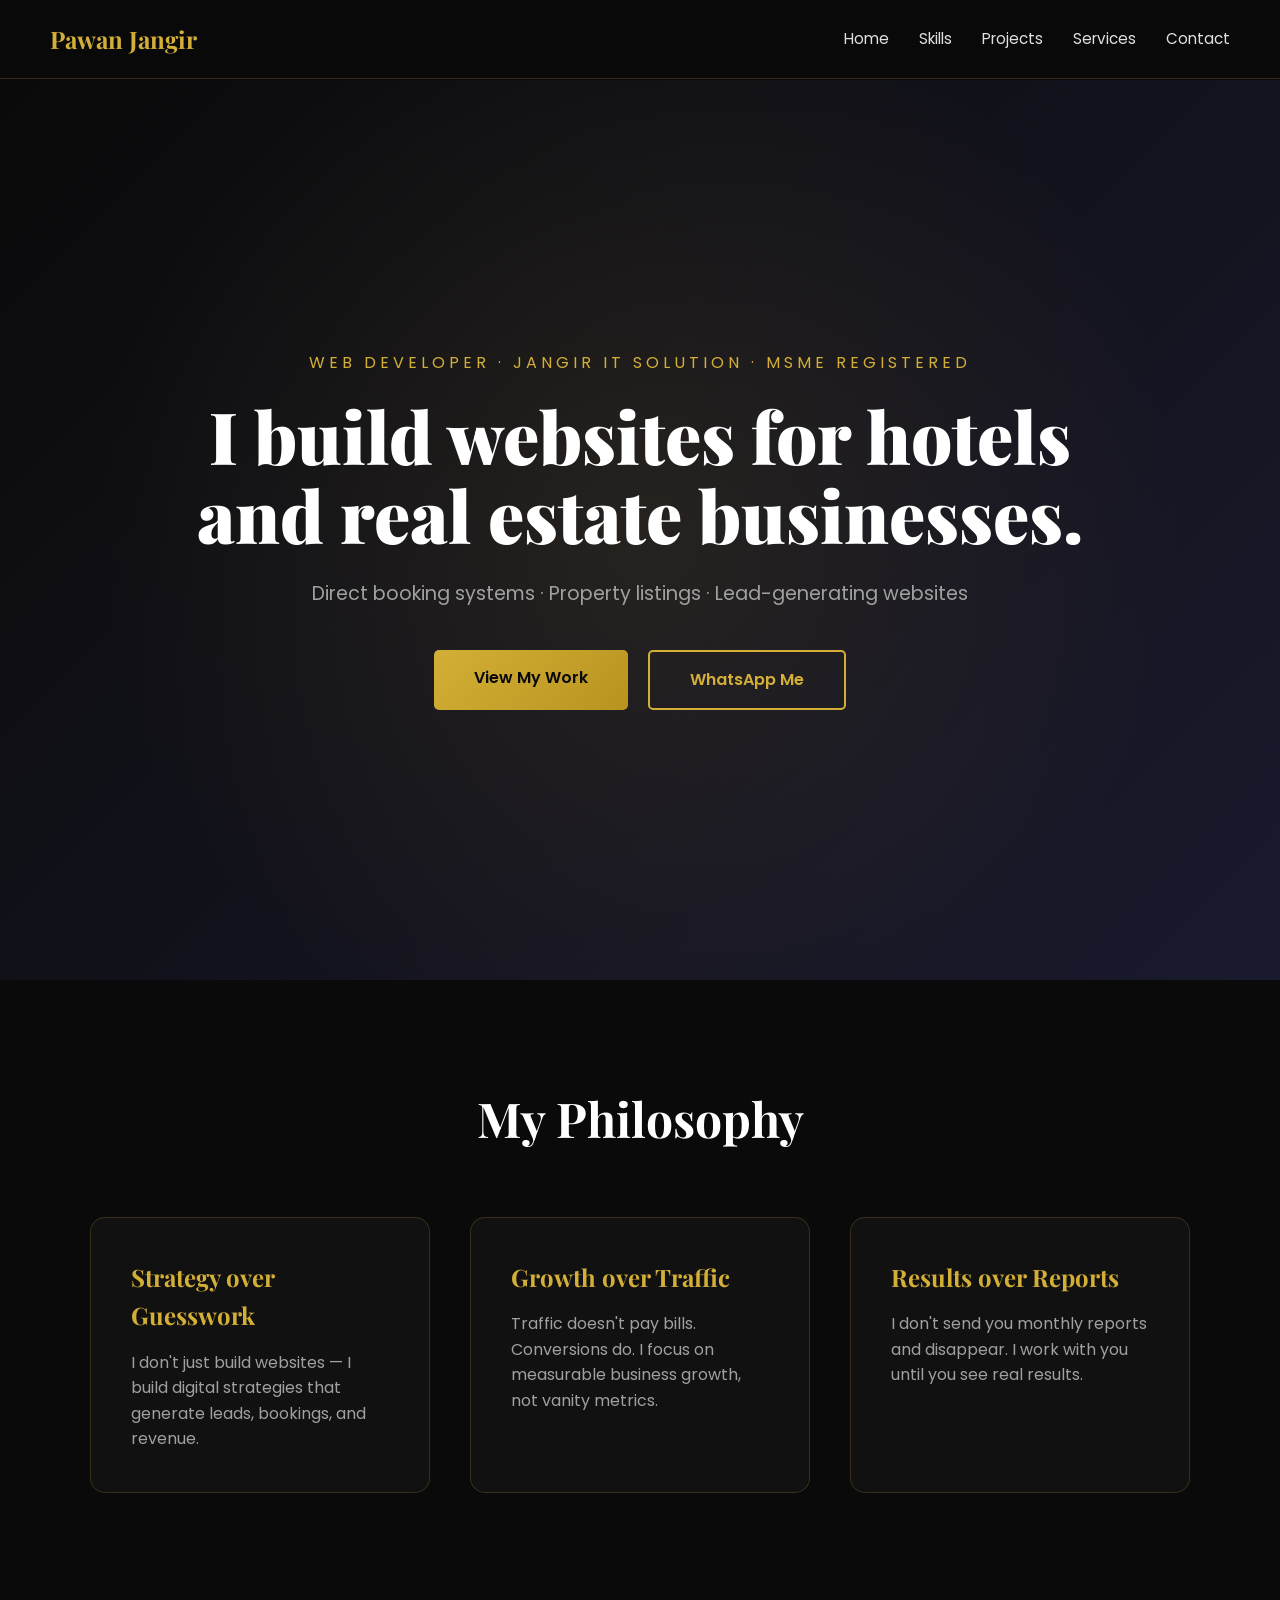
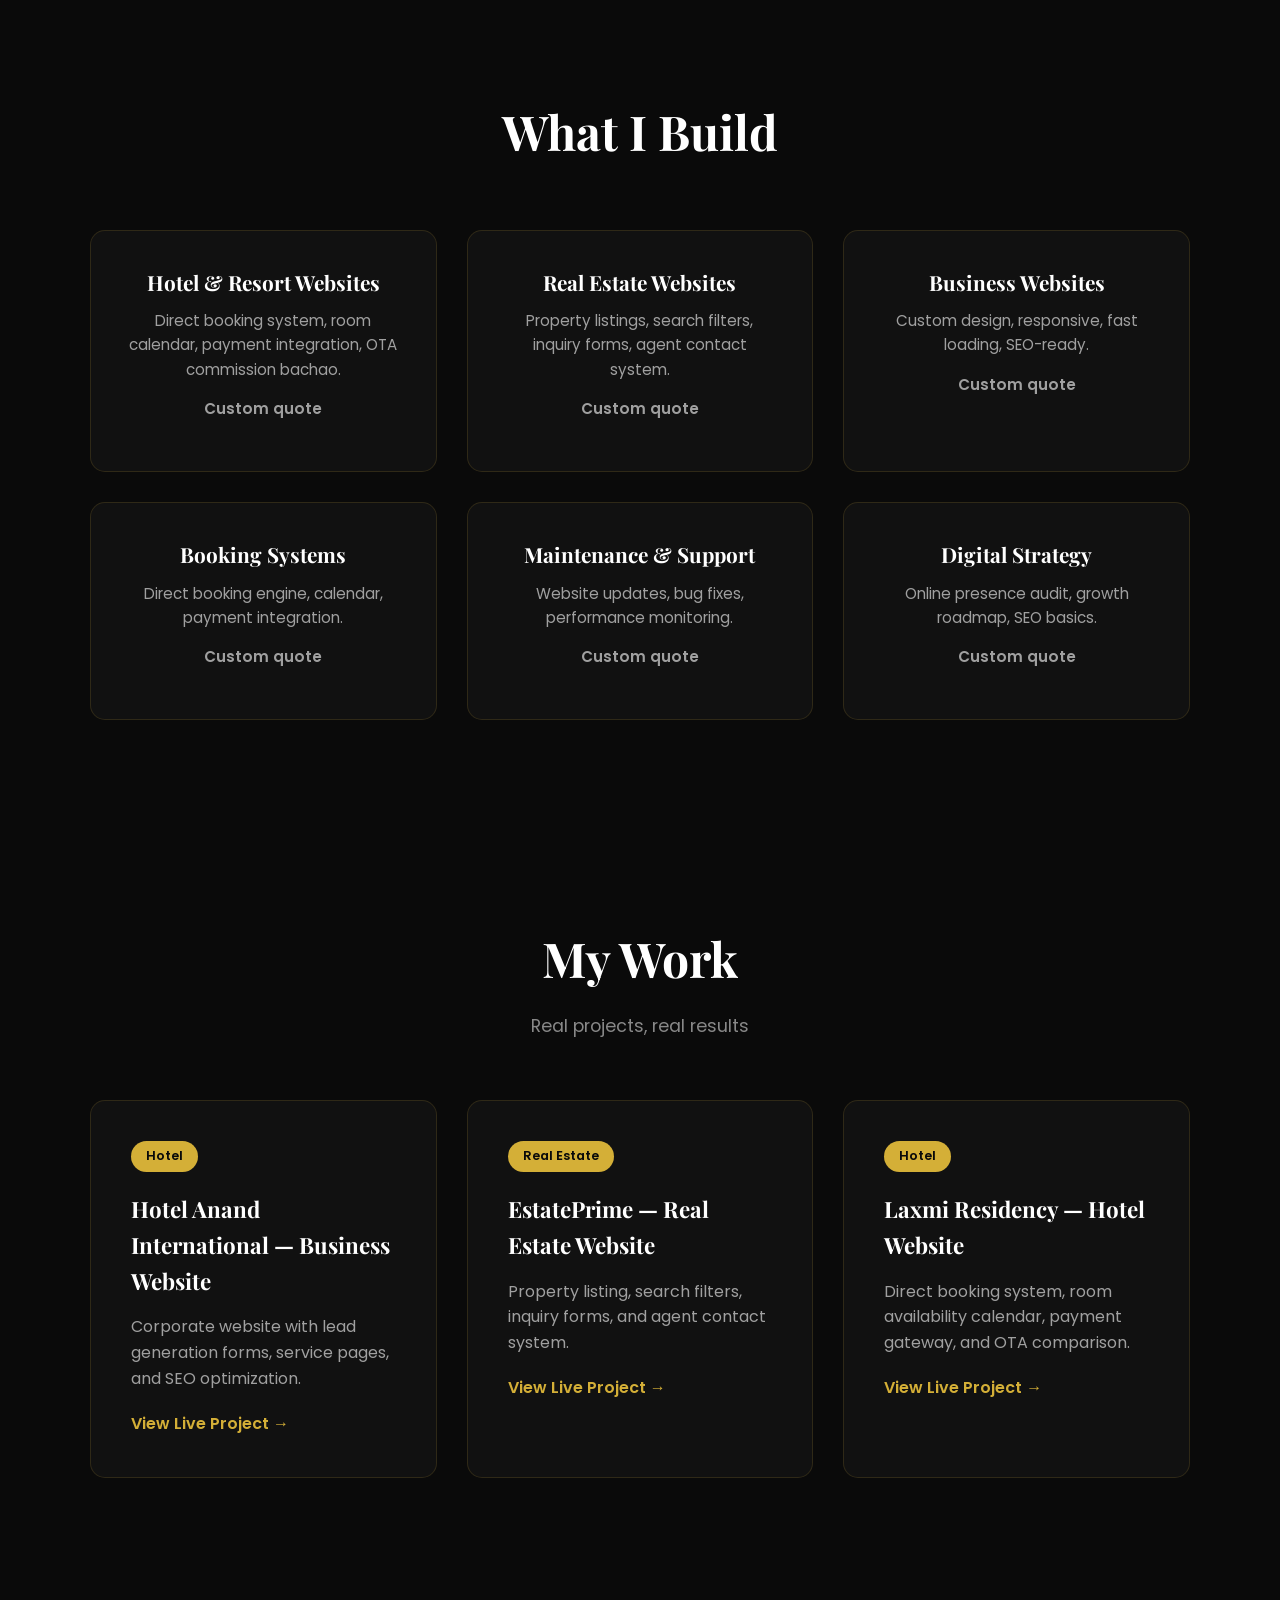
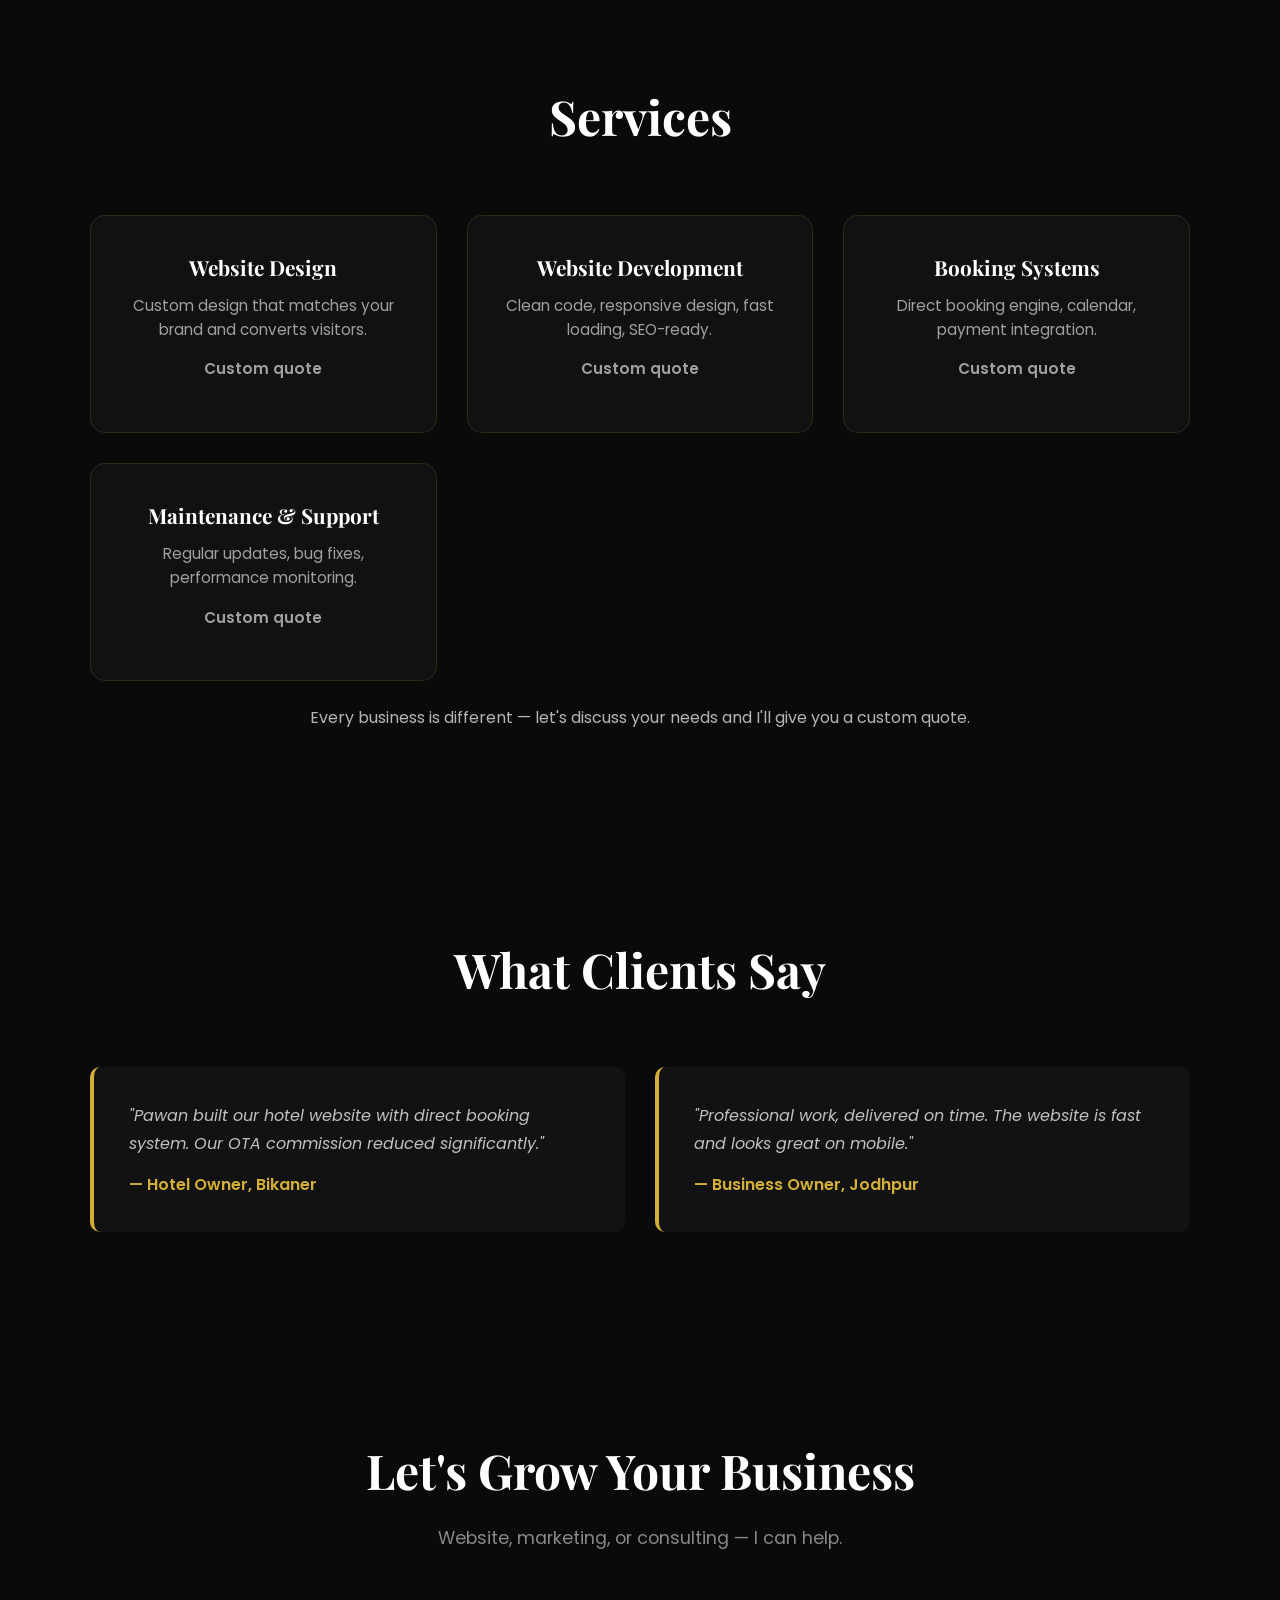
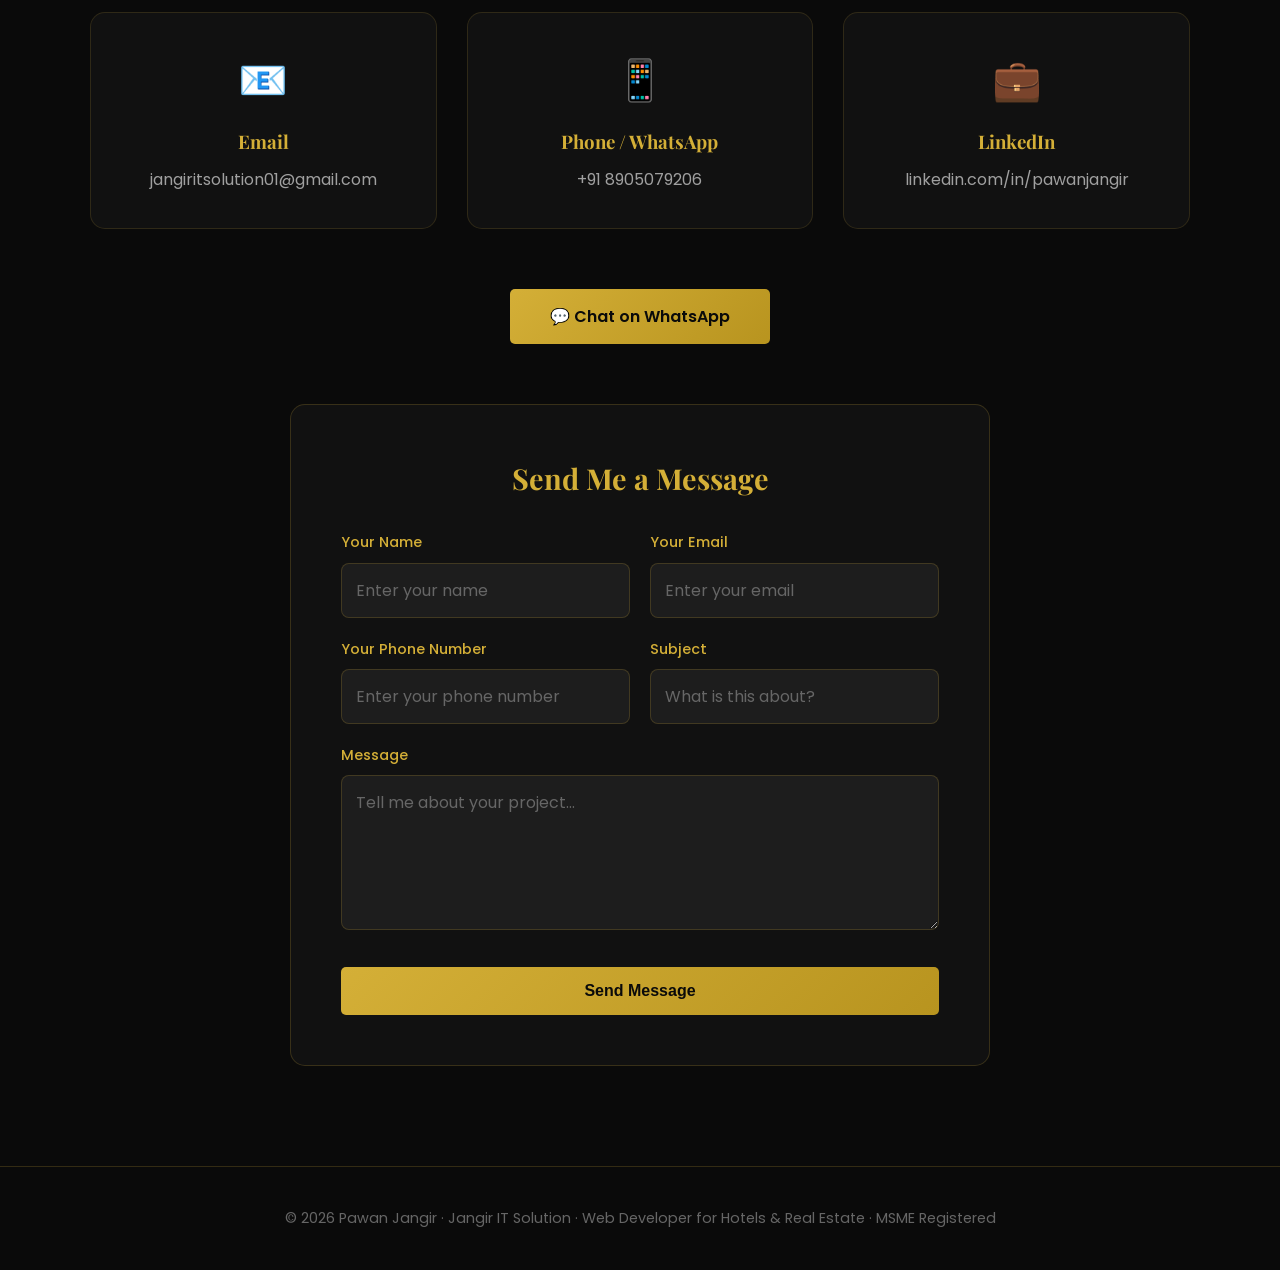
<file: index.html>
<!DOCTYPE html>
<html lang="en">

<head>
    <meta charset="UTF-8">
    <meta name="viewport" content="width=device-width, initial-scale=1.0">
    <title>Pawan Jangir — Web Developer for Hotels & Real Estate</title>
    <link rel="stylesheet" href="style.css">
    <link
        href="https://fonts.googleapis.com/css2?family=Playfair+Display:wght@400;700;900&family=Poppins:wght@300;400;500;600;700&display=swap"
        rel="stylesheet">
</head>

<body>

    <!-- Navbar -->
    <nav class="navbar">
        <div class="logo">Pawan Jangir</div>
        <ul class="nav-links">
            <li><a href="#home">Home</a></li>
            <li><a href="#skills">Skills</a></li>
            <li><a href="#projects">Projects</a></li>
            <li><a href="#services">Services</a></li>
            <li><a href="#contact">Contact</a></li>
        </ul>
    </nav>

    <!-- Hero -->
    <section class="hero" id="home">
        <div class="hero-overlay"></div>
        <div class="hero-content">
            <p class="hero-sub">Web Developer · Jangir IT Solution · MSME Registered</p>
            <h1>I build websites for hotels<br>and real estate businesses.</h1>
            <p class="hero-tag">Direct booking systems · Property listings · Lead-generating websites</p>
            <div class="hero-buttons">
                <a href="#projects" class="btn-gold">View My Work</a>
                <a href="https://wa.me/918905079206?text=Hi%20Pawan%2C%20I%20need%20a%20website%20for%20my%20business"
                    class="btn-outline">WhatsApp Me</a>
            </div>
        </div>
    </section>

    <!-- Philosophy -->
    <section class="philosophy-section">
        <h2 class="section-title">My Philosophy</h2>
        <div class="philosophy-grid">
            <div class="philosophy-card">
                <h3>Strategy over Guesswork</h3>
                <p>I don't just build websites — I build digital strategies that generate leads, bookings, and revenue.
                </p>
            </div>
            <div class="philosophy-card">
                <h3>Growth over Traffic</h3>
                <p>Traffic doesn't pay bills. Conversions do. I focus on measurable business growth, not vanity metrics.
                </p>
            </div>
            <div class="philosophy-card">
                <h3>Results over Reports</h3>
                <p>I don't send you monthly reports and disappear. I work with you until you see real results.</p>
            </div>
        </div>
    </section>

    <!-- Skills -->
    <section class="skills-section" id="skills">
        <h2 class="section-title">What I Build</h2>
        <div class="skills-grid">
            <div class="service-card">
                <h3>Hotel & Resort Websites</h3>
                <p>Direct booking system, room calendar, payment integration, OTA commission bachao.</p>
                <p class="price-tag">Custom quote</p>
            </div>
            <div class="service-card">
                <h3>Real Estate Websites</h3>
                <p>Property listings, search filters, inquiry forms, agent contact system.</p>
                <p class="price-tag">Custom quote</p>
            </div>
            <div class="service-card">
                <h3>Business Websites</h3>
                <p>Custom design, responsive, fast loading, SEO-ready.</p>
                <p class="price-tag">Custom quote</p>
            </div>
            <div class="service-card">
                <h3>Booking Systems</h3>
                <p>Direct booking engine, calendar, payment integration.</p>
                <p class="price-tag">Custom quote</p>
            </div>
            <div class="service-card">
                <h3>Maintenance & Support</h3>
                <p>Website updates, bug fixes, performance monitoring.</p>
                <p class="price-tag">Custom quote</p>
            </div>
            <div class="service-card">
                <h3>Digital Strategy</h3>
                <p>Online presence audit, growth roadmap, SEO basics.</p>
                <p class="price-tag">Custom quote</p>
            </div>
        </div>
    </section>

    <!-- Projects -->
    <section class="projects-section" id="projects">
        <h2 class="section-title">My Work</h2>
        <p class="section-sub">Real projects, real results</p>

        <div class="projects-grid">
            <div class="project-card">
                <div class="project-tag">Hotel</div>
                <h3>Hotel Anand International — Business Website</h3>
                <p>Corporate website with lead generation forms, service pages, and SEO optimization.</p>
                <a href="https://ipawanjangir.github.io/Hotel-Anand-International/" class="project-link"
                    target="_blank">View Live Project →</a>
            </div>
            <div class="project-card">
                <div class="project-tag">Real Estate</div>
                <h3>EstatePrime — Real Estate Website</h3>
                <p>Property listing, search filters, inquiry forms, and agent contact system.</p>
                <a href="https://ipawanjangir.github.io/EstatePrime/" class="project-link" target="_blank">View Live
                    Project →</a>
            </div>
            <div class="project-card">
                <div class="project-tag">Hotel</div>
                <h3>Laxmi Residency — Hotel Website</h3>
                <p>Direct booking system, room availability calendar, payment gateway, and OTA comparison.</p>
                <a href="https://ipawanjangir.github.io/Laxmi-residency/" class="project-link" target="_blank">View Live
                    Project →</a>
            </div>
        </div>
    </section>

    <!-- Services -->
    <section class="services-section" id="services">
        <h2 class="section-title">Services</h2>
        <div class="services-grid">
            <div class="service-card">
                <h3>Website Design</h3>
                <p>Custom design that matches your brand and converts visitors.</p>
                <p class="price-tag">Custom quote</p>
            </div>
            <div class="service-card">
                <h3>Website Development</h3>
                <p>Clean code, responsive design, fast loading, SEO-ready.</p>
                <p class="price-tag">Custom quote</p>
            </div>
            <div class="service-card">
                <h3>Booking Systems</h3>
                <p>Direct booking engine, calendar, payment integration.</p>
                <p class="price-tag">Custom quote</p>
            </div>
            <div class="service-card">
                <h3>Maintenance & Support</h3>
                <p>Regular updates, bug fixes, performance monitoring.</p>
                <p class="price-tag">Custom quote</p>
            </div>
        </div>
        <p class="pricing-note" style="text-align:center; margin-top:1.5rem; opacity:0.8;">
            Every business is different — let's discuss your needs and I'll give you a custom quote.
        </p>
    </section>

    <!-- Testimonials -->
    <section class="testimonials-section">
        <h2 class="section-title">What Clients Say</h2>
        <div class="testimonials-grid">
            <div class="testimonial-card">
                <p class="testimonial-text">"Pawan built our hotel website with direct booking system. Our OTA
                    commission reduced significantly."</p>
                <p class="testimonial-author">— Hotel Owner, Bikaner</p>
            </div>
            <div class="testimonial-card">
                <p class="testimonial-text">"Professional work, delivered on time. The website is fast and looks great
                    on mobile."</p>
                <p class="testimonial-author">— Business Owner, Jodhpur</p>
            </div>
        </div>
    </section>

    <!-- Contact Form -->
    <section class="contact-section" id="contact">
        <h2 class="section-title">Let's Grow Your Business</h2>
        <p class="section-sub">Website, marketing, or consulting — I can help.</p>
        <div class="contact-grid">
            <div class="contact-card">
                <div class="contact-icon">📧</div>
                <h3>Email</h3>
                <p>jangiritsolution01@gmail.com</p>
            </div>
            <div class="contact-card">
                <div class="contact-icon">📱</div>
                <h3>Phone / WhatsApp</h3>
                <p>+91 8905079206</p>
            </div>
            <div class="contact-card">
                <div class="contact-icon">💼</div>
                <h3>LinkedIn</h3>
                <p>linkedin.com/in/pawanjangir</p>
            </div>
        </div>

        <!-- WhatsApp Button -->
        <div style="text-align:center; margin:2rem 0;">
            <a href="https://wa.me/918905079206?text=Hi%20Pawan%2C%20I%20need%20a%20website%20for%20my%20business"
                class="btn-gold" target="_blank">
                💬 Chat on WhatsApp
            </a>
        </div>

        <!-- CONTACT FORM -->
        <form class="contact-form" action="https://formspree.io/f/mdekdywj" method="POST">
            <h3>Send Me a Message</h3>

            <div class="form-row">
                <div class="form-group">
                    <label>Your Name</label>
                    <input type="text" name="name" placeholder="Enter your name" required>
                </div>
                <div class="form-group">
                    <label>Your Email</label>
                    <input type="email" name="email" placeholder="Enter your email" required>
                </div>
            </div>

            <div class="form-row">
                <div class="form-group">
                    <label>Your Phone Number</label>
                    <input type="tel" name="phone" placeholder="Enter your phone number" required>
                </div>
                <div class="form-group">
                    <label>Subject</label>
                    <input type="text" name="subject" placeholder="What is this about?" required>
                </div>
            </div>

            <div class="form-group">
                <label>Message</label>
                <textarea name="message" rows="5" placeholder="Tell me about your project..." required></textarea>
            </div>

            <button type="submit" class="btn-gold">Send Message</button>
        </form>
    </section>


    <!-- Footer -->
    <footer>
        <p>© 2026 Pawan Jangir · Jangir IT Solution · Web Developer for Hotels & Real Estate · MSME Registered</p>
    </footer>

    <script src="script.js"></script>
</body>

</html>
</file>
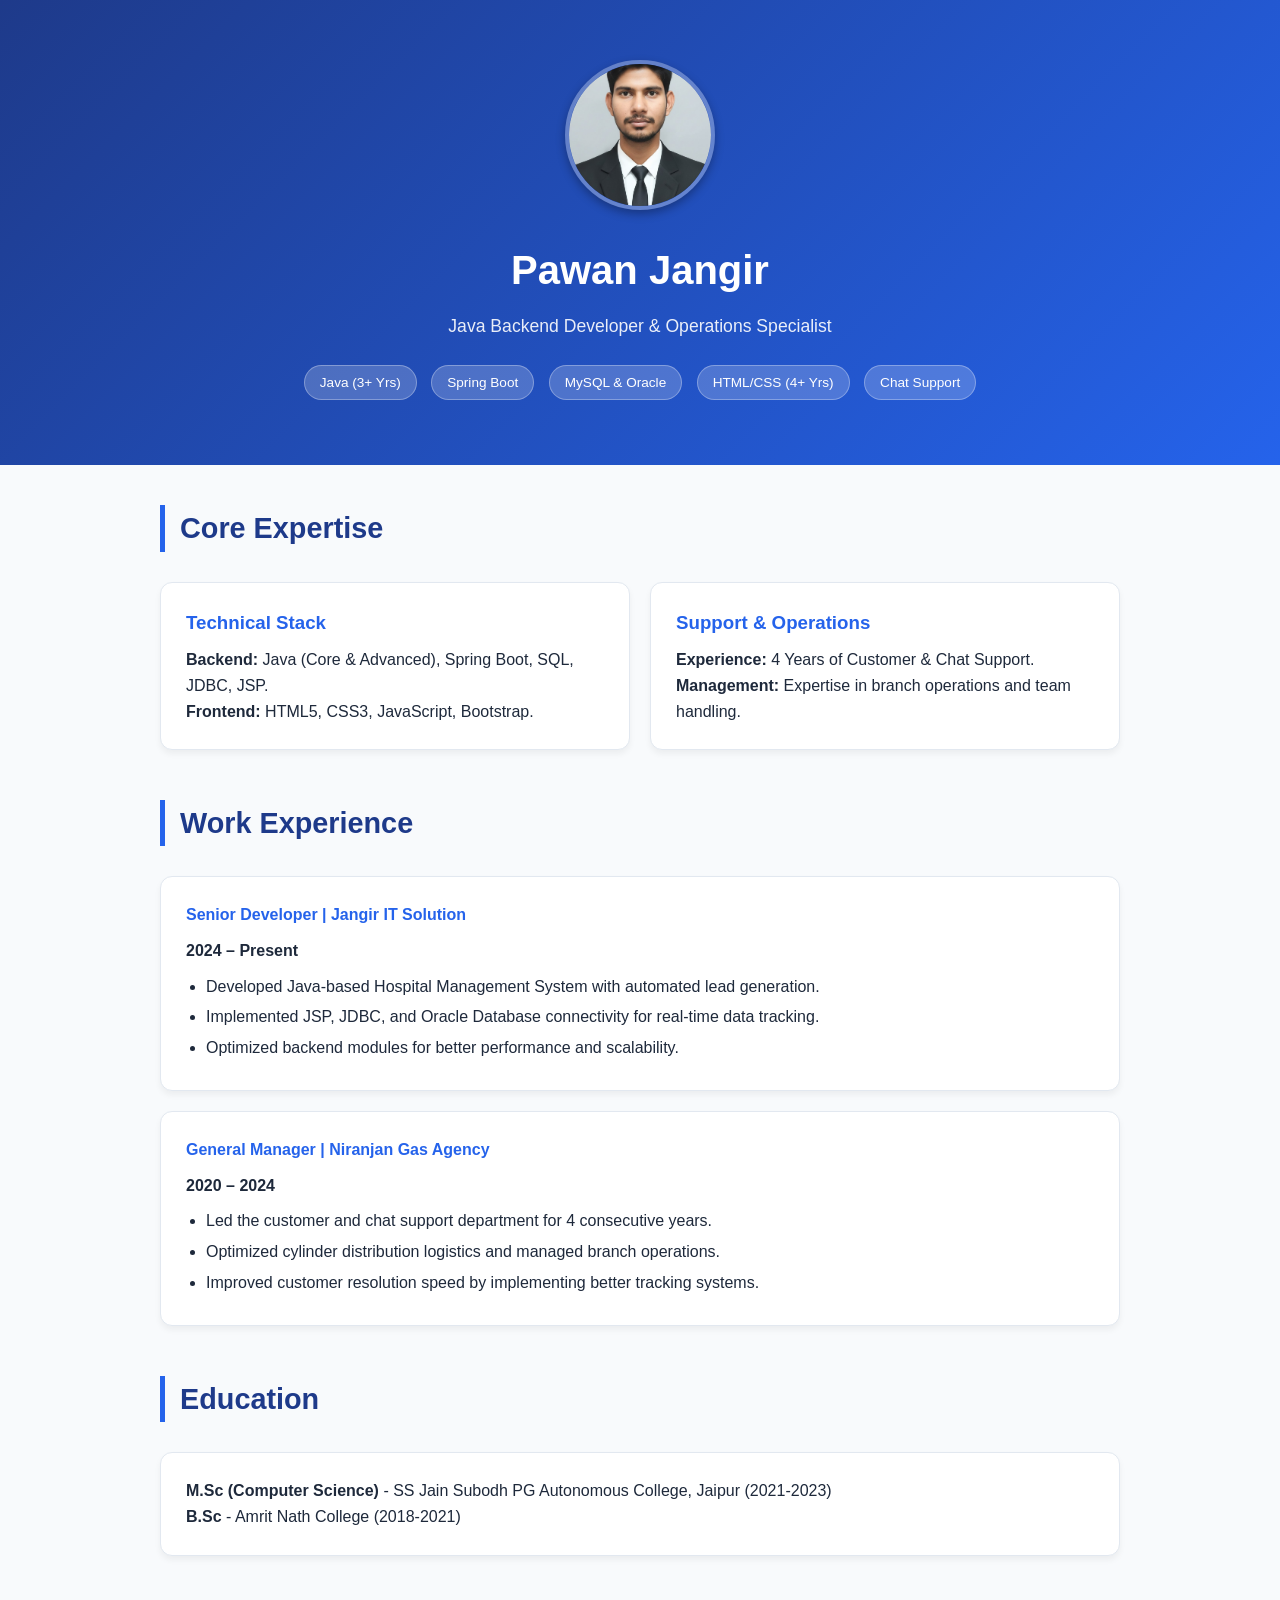
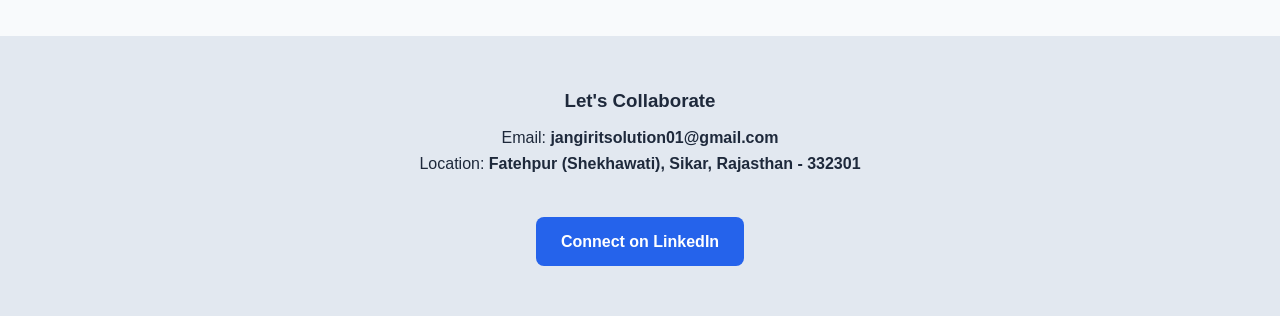
<file: pawan.html>
<!DOCTYPE html>
<html lang="en">
<head>
    <meta charset="UTF-8">
    <meta name="viewport" content="width=device-width, initial-scale=1.0">
    <title>Pawan Jangir | Portfolio</title>
    
    <style>
        :root {
            --primary: #2563eb;
            --dark: #1e293b;
            --light: #f8fafc;
        }
        * { margin: 0; padding: 0; box-sizing: border-box; }
        body { font-family: 'Segoe UI', sans-serif; line-height: 1.6; background: var(--light); color: var(--dark); }
        
        /* Header & Hero Section */
        header { 
            background: linear-gradient(135deg, #1e3a8a, #2563eb); 
            color: white; 
            padding: 60px 20px; 
            text-align: center; 
        }

        /* Photo Styling */
        .profile-container {
            margin-bottom: 20px;
        }
        .profile-pic {
            width: 150px;
            height: 150px;
            border-radius: 50%; /* Makes photo circular */
            border: 4px solid rgba(255, 255, 255, 0.3);
            object-fit: cover;
            box-shadow: 0 4px 10px rgba(0,0,0,0.3);
        }

        .hero h1 { font-size: 2.5rem; margin-bottom: 10px; }
        .hero p { font-size: 1.1rem; opacity: 0.9; margin-bottom: 20px; }

        /* Badges */
        .badge-container { margin-top: 10px; }
        .badge { 
            background: rgba(255,255,255,0.2); 
            padding: 6px 15px; 
            border-radius: 20px; 
            font-size: 0.85rem; 
            margin: 5px; 
            display: inline-block; 
            border: 1px solid rgba(255,255,255,0.3);
        }

        /* Layout Container */
        .container { max-width: 1000px; margin: 0 auto; padding: 40px 20px; }
        .section-title { border-left: 5px solid var(--primary); padding-left: 15px; margin-bottom: 30px; color: #1e3a8a; font-size: 1.8rem; }

        /* Grid System */
        .grid { display: grid; grid-template-columns: repeat(auto-fit, minmax(300px, 1fr)); gap: 20px; }
        .card { 
            background: white; 
            padding: 25px; 
            border-radius: 12px; 
            border: 1px solid #e2e8f0; 
            transition: 0.3s;
            box-shadow: 0 4px 6px rgba(0,0,0,0.05);
        }
        .card:hover { transform: translateY(-5px); box-shadow: 0 10px 15px rgba(0,0,0,0.1); }
        .card h3, .card h4 { color: var(--primary); margin-bottom: 10px; }
        
        ul { margin-left: 20px; margin-top: 10px; }
        li { margin-bottom: 5px; }

        /* Button Styling */
        .btn { 
            background: var(--primary); 
            color: white; 
            padding: 12px 25px; 
            border: none; 
            border-radius: 8px; 
            cursor: pointer; 
            text-decoration: none; 
            display: inline-block; 
            margin-top: 20px; 
            font-weight: bold;
        }
        .btn:hover { background: #1d4ed8; }

        /* Footer */
        footer { 
            text-align: center; 
            padding: 50px 20px; 
            background: #e2e8f0; 
            margin-top: 40px; 
        }
        .contact-info { margin-bottom: 20px; }
    </style>
</head>
<body>

<header>
    <div class="hero">
        <div class="profile-container">
            <img src="founder/pawanjangir.jpg.jpeg" alt="Pawan Jangir" class="profile-pic">
        </div>
        
        <h1>Pawan Jangir</h1>
        <p>Java Backend Developer & Operations Specialist</p>
        
        <div class="badge-container">
            <span class="badge">Java (3+ Yrs)</span>
            <span class="badge">Spring Boot</span>
            <span class="badge">MySQL & Oracle</span>
            <span class="badge">HTML/CSS (4+ Yrs)</span>
            <span class="badge">Chat Support</span>
        </div>
    </div>
</header>

<div class="container">
    <h2 class="section-title">Core Expertise</h2>
    <div class="grid">
        <div class="card">
            <h3>Technical Stack</h3>
            <p><strong>Backend:</strong> Java (Core & Advanced), Spring Boot, SQL, JDBC, JSP.</p>
            <p><strong>Frontend:</strong> HTML5, CSS3, JavaScript, Bootstrap.</p>
        </div>
        <div class="card">
            <h3>Support & Operations</h3>
            <p><strong>Experience:</strong> 4 Years of Customer & Chat Support.</p>
            <p><strong>Management:</strong> Expertise in branch operations and team handling.</p>
        </div>
    </div>

    <h2 class="section-title" style="margin-top: 50px;">Work Experience</h2>
    
    <div class="card" style="margin-bottom: 20px;">
        <h4>Senior Developer | Jangir IT Solution</h4>
        <p><strong>2024 – Present</strong></p>
        <ul>
            <li>Developed Java-based Hospital Management System with automated lead generation.</li>
            <li>Implemented JSP, JDBC, and Oracle Database connectivity for real-time data tracking.</li>
            <li>Optimized backend modules for better performance and scalability.</li>
        </ul>
    </div>

    <div class="card">
        <h4>General Manager | Niranjan Gas Agency</h4>
        <p><strong>2020 – 2024</strong></p>
        <ul>
            <li>Led the customer and chat support department for 4 consecutive years.</li>
            <li>Optimized cylinder distribution logistics and managed branch operations.</li>
            <li>Improved customer resolution speed by implementing better tracking systems.</li>
        </ul>
    </div>

    <h2 class="section-title" style="margin-top: 50px;">Education</h2>
    <div class="card">
        <p><strong>M.Sc (Computer Science)</strong> - SS Jain Subodh PG Autonomous College, Jaipur (2021-2023)</p>
        <p><strong>B.Sc</strong> - Amrit Nath College (2018-2021)</p>
    </div>
</div>

<footer>
    <div class="contact-info">
        <h3>Let's Collaborate</h3>
        <p style="margin-top: 10px;">Email: <strong>jangiritsolution01@gmail.com</strong></p>
        <p>Location: <strong>Fatehpur (Shekhawati), Sikar, Rajasthan - 332301</strong></p>
    </div>
    <a href="https://www.linkedin.com/in/pawan-jangir-133a453a7/" target="_blank" class="btn">Connect on LinkedIn</a>
    
    <script>
        console.log("Pawan Jangir Portfolio Loaded Successfully!");
    </script>
</footer>

</body>
</html>
</file>
<file: style.css>
* {
  margin: 0;
  padding: 0;
  box-sizing: border-box;
}

body {
  font-family: 'Poppins', sans-serif;
  background: #0a0a0a;
  color: #e0e0e0;
  line-height: 1.6;
  padding-top: 80px;
}

h1, h2, h3 {
  font-family: 'Playfair Display', serif;
}

/* Navbar */
.navbar {
  position: fixed;
  top: 0;
  width: 100%;
  padding: 20px 50px;
  display: flex;
  justify-content: space-between;
  align-items: center;
  background: rgba(10, 10, 10, 0.95);
  backdrop-filter: blur(10px);
  z-index: 1000;
  border-bottom: 1px solid rgba(212, 175, 55, 0.2);
}

.logo {
  color: #d4af37;
  font-size: 1.5rem;
  font-weight: 700;
  font-family: 'Playfair Display', serif;
}

.nav-links {
  display: flex;
  list-style: none;
  gap: 30px;
}

.nav-links a {
  color: #e0e0e0;
  text-decoration: none;
  font-size: 0.95rem;
  transition: color 0.3s;
}

.nav-links a:hover {
  color: #d4af37;
}

/* Hero */
.hero {
  min-height: 100vh;
  padding-top: 100px;
  display: flex;
  align-items: center;
  justify-content: center;
  text-align: center;
  position: relative;
  background: linear-gradient(135deg, #0a0a0a 0%, #1a1a2e 100%);
  padding: 0 20px;
}

.hero-overlay {
  position: absolute;
  top: 0; left: 0; right: 0; bottom: 0;
  background: radial-gradient(circle at 50% 50%, rgba(212, 175, 55, 0.1), transparent 70%);
}

.hero-content {
  position: relative;
  z-index: 2;
  max-width: 900px;
}

.hero-sub {
  color: #d4af37;
  font-size: 1rem;
  letter-spacing: 4px;
  text-transform: uppercase;
  margin-bottom: 20px;
}

.hero h1 {
  font-size: 4.5rem;
  font-weight: 900;
  color: #ffffff;
  margin-bottom: 25px;
  line-height: 1.1;
}

.hero-tag {
  font-size: 1.2rem;
  color: #a0a0a0;
  margin-bottom: 40px;
}

.hero-buttons {
  display: flex;
  gap: 20px;
  justify-content: center;
}

.btn-gold {
  display: inline-block;
  background: linear-gradient(135deg, #d4af37, #b8941f);
  color: #0a0a0a;
  padding: 15px 40px;
  border: none;
  border-radius: 5px;
  font-size: 1rem;
  font-weight: 600;
  text-decoration: none;
  cursor: pointer;
  transition: transform 0.3s, box-shadow 0.3s;
}

.btn-gold:hover {
  transform: translateY(-3px);
  box-shadow: 0 10px 30px rgba(212, 175, 55, 0.3);
}

.btn-outline {
  display: inline-block;
  background: transparent;
  color: #d4af37;
  padding: 15px 40px;
  border: 2px solid #d4af37;
  border-radius: 5px;
  font-size: 1rem;
  font-weight: 600;
  text-decoration: none;
  transition: all 0.3s;
}

.btn-outline:hover {
  background: #d4af37;
  color: #0a0a0a;
}

/* Section Titles */
.section-title {
  font-size: 3rem;
  color: #ffffff;
  text-align: center;
  margin-bottom: 15px;
}

.section-sub {
  text-align: center;
  color: #888;
  margin-bottom: 60px;
  font-size: 1.1rem;
}

/* Philosophy */
.philosophy-section {
  padding: 100px 50px;
  max-width: 1200px;
  margin: 0 auto;
}

.philosophy-grid {
  display: grid;
  grid-template-columns: repeat(auto-fit, minmax(300px, 1fr));
  gap: 40px;
  margin-top: 60px;
}

.philosophy-card {
  padding: 40px;
  background: rgba(255, 255, 255, 0.03);
  border: 1px solid rgba(212, 175, 55, 0.2);
  border-radius: 15px;
  transition: transform 0.3s, border-color 0.3s;
}

.philosophy-card:hover {
  transform: translateY(-10px);
  border-color: #d4af37;
}

.philosophy-card h3 {
  color: #d4af37;
  font-size: 1.5rem;
  margin-bottom: 15px;
}

.philosophy-card p {
  color: #a0a0a0;
}

/* Skills */
.skills-section {
  padding: 100px 50px;
  max-width: 1200px;
  margin: 0 auto;
}

.skills-grid {
  display: grid;
  grid-template-columns: repeat(3,1fr);
  gap: 30px;
  margin-top: 60px;
}

.skill-card {
  padding: 35px;
  background: rgba(255, 255, 255, 0.03);
  border: 1px solid rgba(212, 175, 55, 0.15);
  border-radius: 15px;
  text-align: center;
  transition: transform 0.3s, border-color 0.3s;
}

.skill-card:hover {
  transform: translateY(-10px);
  border-color: #d4af37;
}

.skill-icon {
  font-size: 3rem;
  margin-bottom: 20px;
}

.skill-card h3 {
  color: #ffffff;
  font-size: 1.3rem;
  margin-bottom: 10px;
}

.skill-card p {
  color: #a0a0a0;
  font-size: 0.95rem;
}

/* Projects */
.projects-section {
  padding: 100px 50px;
  max-width: 1200px;
  margin: 0 auto;
}

.projects-grid {
  display: grid;
  grid-template-columns: repeat(auto-fit, minmax(320px, 1fr));
  gap: 30px;
  margin-top: 60px;
}

.project-card {
  padding: 40px;
  background: rgba(255, 255, 255, 0.03);
  border: 1px solid rgba(212, 175, 55, 0.15);
  border-radius: 15px;
  position: relative;
  transition: transform 0.3s, border-color 0.3s;
}

.project-card:hover {
  transform: translateY(-10px);
  border-color: #d4af37;
}

.project-tag {
  display: inline-block;
  background: #d4af37;
  color: #0a0a0a;
  padding: 5px 15px;
  border-radius: 20px;
  font-size: 0.8rem;
  font-weight: 600;
  margin-bottom: 20px;
}

.project-card h3 {
  color: #ffffff;
  font-size: 1.4rem;
  margin-bottom: 15px;
}

.project-card p {
  color: #a0a0a0;
  margin-bottom: 20px;
}

.project-link {
  color: #d4af37;
  text-decoration: none;
  font-weight: 600;
  transition: color 0.3s;
}

.project-link:hover {
  color: #f5d76e;
}

/* Services */
.services-section {
  padding: 100px 50px;
  max-width: 1200px;
  margin: 0 auto;
}

.services-grid {
  display: grid;
  grid-template-columns: repeat(3, 1fr);
  gap: 30px;
  margin-top: 60px;
}

.service-card {
  padding: 35px;
  background: rgba(255, 255, 255, 0.03);
  border: 1px solid rgba(212, 175, 55, 0.15);
  border-radius: 15px;
  text-align: center;
  transition: transform 0.3s, border-color 0.3s;
}

.service-card:hover {
  transform: translateY(-10px);
  border-color: #d4af37;
}

.service-card h3 {
  color: #ffffff;
  font-size: 1.3rem;
  margin-bottom: 10px;
}

.service-card p {
  color: #a0a0a0;
  font-size: 0.95rem;
  margin-bottom: 15px;
}

.price-tag {
  color: #d4af37;
  font-weight: 600;
  font-size: 1.1rem;
}

/* Testimonials */
.testimonials-section {
  padding: 100px 50px;
  max-width: 1200px;
  margin: 0 auto;
}

.testimonials-grid {
  display: grid;
  grid-template-columns: repeat(auto-fit, minmax(300px, 1fr));
  gap: 30px;
  margin-top: 60px;
}

.testimonial-card {
  padding: 35px;
  background: rgba(255, 255, 255, 0.03);
  border-left: 4px solid #d4af37;
  border-radius: 10px;
}

.testimonial-text {
  color: #c0c0c0;
  font-style: italic;
  margin-bottom: 15px;
  line-height: 1.7;
}

.testimonial-author {
  color: #d4af37;
  font-weight: 600;
}

/* Contact */


.contact-section {
  padding: 100px 50px;
  max-width: 1200px;
  margin: 0 auto;
  text-align: center;
}

.contact-grid {
  display: grid;
  grid-template-columns: repeat(auto-fit, minmax(250px, 1fr));
  gap: 30px;
  margin: 60px 0;
}

.contact-card {
  padding: 35px;
  background: rgba(255, 255, 255, 0.03);
  border: 1px solid rgba(212, 175, 55, 0.15);
  border-radius: 15px;
}

.contact-icon {
  font-size: 2.5rem;
  margin-bottom: 15px;
}

.contact-card h3 {
  color: #d4af37;
  margin-bottom: 10px;
}

.contact-card p {
  color: #a0a0a0;
}  

/* Contact Form */
.contact-form {
  max-width: 700px;
  margin: 60px auto 0;
  padding: 50px;
  background: rgba(255, 255, 255, 0.03);
  border: 1px solid rgba(212, 175, 55, 0.2);
  border-radius: 15px;
  text-align: left;
}

.contact-form h3 {
  color: #d4af37;
  font-size: 1.8rem;
  margin-bottom: 30px;
  text-align: center;
  font-family: 'Playfair Display', serif;
}

.contact-form .form-row {
  display: grid;
  grid-template-columns: 1fr 1fr;
  gap: 20px;
}

.contact-form .form-group {
  margin-bottom: 20px;
}

.contact-form label {
  display: block;
  color: #d4af37;
  margin-bottom: 8px;
  font-size: 0.9rem;
  font-weight: 500;
}

.contact-form input,
.contact-form textarea {
  width: 100%;
  padding: 14px;
  background: rgba(255, 255, 255, 0.05);
  border: 1px solid rgba(212, 175, 55, 0.2);
  border-radius: 8px;
  color: #ffffff;
  font-family: 'Poppins', sans-serif;
  font-size: 1rem;
  transition: border-color 0.3s, background 0.3s;
  box-sizing: border-box;
}

.contact-form input::placeholder,
.contact-form textarea::placeholder {
  color: #666;
}

.contact-form input:focus,
.contact-form textarea:focus {
  outline: none;
  border-color: #d4af37;
  background: rgba(255, 255, 255, 0.08);
}

.contact-form textarea {
  resize: vertical;
  min-height: 120px;
  font-family: 'Poppins', sans-serif;
}

.contact-form button {
  width: 100%;
  margin-top: 10px;
}

/* Footer */
footer {
  padding: 40px;
  text-align: center;
  border-top: 1px solid rgba(212, 175, 55, 0.2);
  color: #666;
  font-size: 0.9rem;
}

/* Responsive */

/* ===== RESPONSIVE (Mobile-Friendly) ===== */

/* Tablet */
@media (max-width: 1024px) {
  .navbar {
    padding: 15px 30px;
  }
  
  .hero h1 {
    font-size: 3.5rem;
  }
  
  .philosophy-section,
  .skills-section,
  .projects-section,
  .services-section,
  .testimonials-section,
  .contact-section {
    padding: 80px 30px;
  }
  
  .skills-grid,
  .services-grid {
    grid-template-columns: repeat(2, 1fr);  /* Tablet: 2 columns */
  }
  
  .philosophy-grid,
  .projects-grid,
  .testimonials-grid,
  .contact-grid {
    grid-template-columns: repeat(2, 1fr);
  }
}

/* Mobile */
@media (max-width: 768px) {
  body {
    padding-top: 70px;
  }
  
  .navbar {
    padding: 12px 15px;
    flex-direction: column;
    gap: 8px;
  }
  
  .logo {
    font-size: 1.2rem;
  }
  
  .nav-links {
    gap: 12px;
    flex-wrap: wrap;
    justify-content: center;
  }
  
  .nav-links a {
    font-size: 0.85rem;
  }
  
  .hero {
    min-height: 100vh;
    padding: 100px 20px 60px;
  }
  
  .hero h1 {
    font-size: 2.2rem;
    line-height: 1.2;
  }
  
  .hero-sub {
    font-size: 0.8rem;
    letter-spacing: 2px;
  }
  
  .hero-tag {
    font-size: 0.95rem;
  }
  
  .hero-buttons {
    flex-direction: column;
    align-items: center;
    gap: 15px;
  }
  
  .btn-gold,
  .btn-outline {
    width: 100%;
    max-width: 280px;
    padding: 14px 30px;
    font-size: 0.95rem;
  }
  
  .section-title {
    font-size: 1.8rem;
  }
  
  .section-sub {
    font-size: 0.95rem;
    margin-bottom: 40px;
  }
  
  .philosophy-section,
  .skills-section,
  .projects-section,
  .services-section,
  .testimonials-section,
  .contact-section {
    padding: 50px 15px;
  }
  
  /* Single column on mobile */
  .philosophy-grid,
  .skills-grid,
  .projects-grid,
  .services-grid,
  .testimonials-grid,
  .contact-grid {
    grid-template-columns: 1fr;
    gap: 20px;
  }
  
  .philosophy-card,
  .skill-card,
  .project-card,
  .service-card,
  .testimonial-card,
  .contact-card {
    padding: 25px 20px;
  }
  
  .philosophy-card h3,
  .skill-card h3,
  .project-card h3,
  .service-card h3 {
    font-size: 1.2rem;
  }
  
  .contact-form {
    padding: 25px 20px;
    margin: 40px auto 0;
  }
  
  .contact-form h3 {
    font-size: 1.4rem;
  }
  
  .contact-form .form-row {
    grid-template-columns: 1fr;
  }
  
  .contact-form input,
  .contact-form textarea {
    padding: 12px;
    font-size: 0.95rem;
  }
  
  footer {
    padding: 25px 15px;
    font-size: 0.8rem;
  }
}

/* Small Mobile */
@media (max-width: 480px) {
  .hero h1 {
    font-size: 1.8rem;
  }
  
  .hero-sub {
    font-size: 0.7rem;
  }
  
  .hero-tag {
    font-size: 0.85rem;
  }
  
  .section-title {
    font-size: 1.5rem;
  }
  
  .logo {
    font-size: 1.1rem;
  }
  
  .nav-links {
    gap: 8px;
  }
  
  .nav-links a {
    font-size: 0.8rem;
  }
}
</file>
